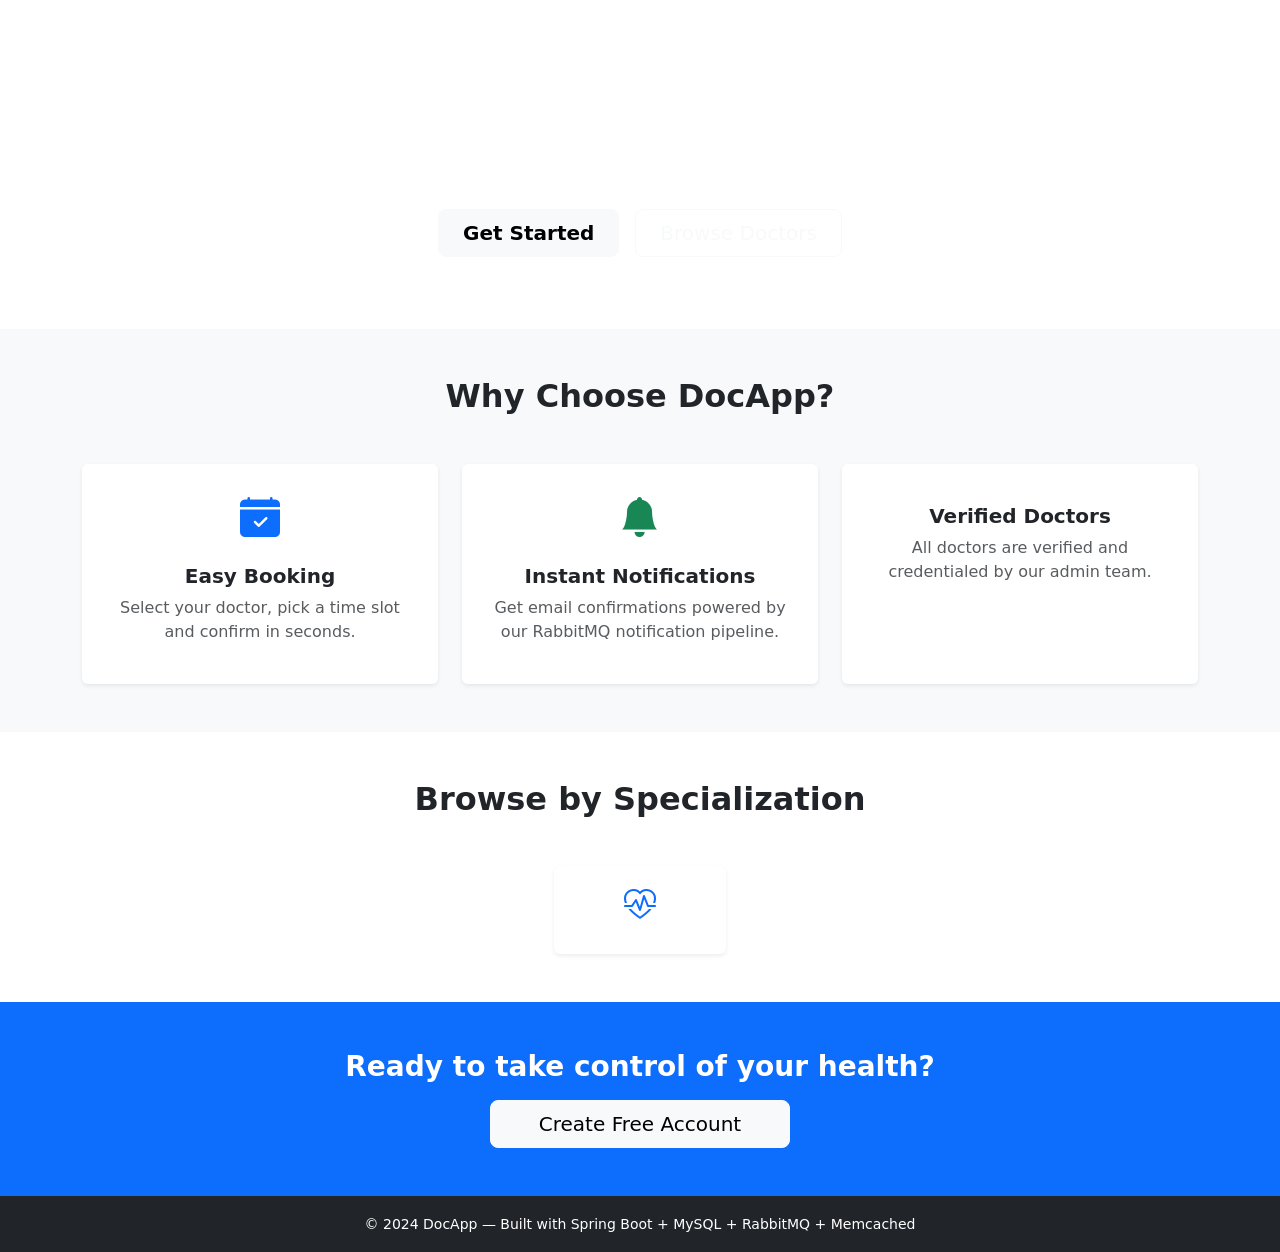
<file: src/main/resources/templates/index.html>
<!DOCTYPE html>
<html lang="en" xmlns:th="http://www.thymeleaf.org">
<head>
  <meta charset="UTF-8"/><meta name="viewport" content="width=device-width, initial-scale=1"/>
  <title>DocApp — Book Doctor Appointments Online</title>
  <link href="https://cdn.jsdelivr.net/npm/bootstrap@5.3.3/dist/css/bootstrap.min.css" rel="stylesheet"/>
  <link href="https://cdn.jsdelivr.net/npm/bootstrap-icons@1.11.3/font/bootstrap-icons.css" rel="stylesheet"/>
  <link th:href="@{/css/style.css}" rel="stylesheet"/>
</head>
<body>
<div th:replace="~{layout :: navbar}"></div>

<!-- Hero -->
<section class="hero-section text-white text-center py-5">
  <div class="container py-4">
    <h1 class="display-4 fw-bold mb-3">Your Health, Our Priority</h1>
    <p class="lead mb-4">Book appointments with top doctors in minutes. Fast, easy, reliable.</p>
    <div class="d-flex justify-content-center gap-3">
      <a th:href="@{/register}" class="btn btn-light btn-lg px-4 fw-semibold">Get Started</a>
      <a th:href="@{/patient/doctors}" class="btn btn-outline-light btn-lg px-4">Browse Doctors</a>
    </div>
  </div>
</section>

<!-- Features -->
<section class="py-5 bg-light">
  <div class="container">
    <h2 class="text-center fw-bold mb-5">Why Choose DocApp?</h2>
    <div class="row g-4 text-center">
      <div class="col-md-4">
        <div class="card border-0 shadow-sm h-100 p-4">
          <i class="bi bi-calendar-check-fill text-primary fs-1 mb-3"></i>
          <h5 class="fw-bold">Easy Booking</h5>
          <p class="text-muted">Select your doctor, pick a time slot and confirm in seconds.</p>
        </div>
      </div>
      <div class="col-md-4">
        <div class="card border-0 shadow-sm h-100 p-4">
          <i class="bi bi-bell-fill text-success fs-1 mb-3"></i>
          <h5 class="fw-bold">Instant Notifications</h5>
          <p class="text-muted">Get email confirmations powered by our RabbitMQ notification pipeline.</p>
        </div>
      </div>
      <div class="col-md-4">
        <div class="card border-0 shadow-sm h-100 p-4">
          <i class="bi bi-shield-check-fill text-info fs-1 mb-3"></i>
          <h5 class="fw-bold">Verified Doctors</h5>
          <p class="text-muted">All doctors are verified and credentialed by our admin team.</p>
        </div>
      </div>
    </div>
  </div>
</section>

<!-- Specializations -->
<section class="py-5">
  <div class="container">
    <h2 class="text-center fw-bold mb-5">Browse by Specialization</h2>
    <div class="row g-3 justify-content-center">
      <div th:each="spec : ${ {'Cardiology','Neurology','Pediatrics','Orthopedics','Dermatology','General'} }"
           class="col-6 col-md-4 col-lg-2">
        <a th:href="@{/patient/doctors(specialization=${spec})}"
           class="card text-center text-decoration-none border-0 shadow-sm p-3 spec-card">
          <i class="bi bi-heart-pulse fs-2 text-primary mb-2"></i>
          <small class="fw-semibold" th:text="${spec}"></small>
        </a>
      </div>
    </div>
  </div>
</section>

<!-- CTA -->
<section class="py-5 bg-primary text-white text-center">
  <div class="container">
    <h3 class="fw-bold mb-3">Ready to take control of your health?</h3>
    <a th:href="@{/register}" class="btn btn-light btn-lg px-5">Create Free Account</a>
  </div>
</section>

<footer class="bg-dark text-white text-center py-3">
  <small>&copy; 2024 DocApp &mdash; Built with Spring Boot + MySQL + RabbitMQ + Memcached</small>
</footer>
<script src="https://cdn.jsdelivr.net/npm/bootstrap@5.3.3/dist/js/bootstrap.bundle.min.js"></script>
</body>
</html>
</file>
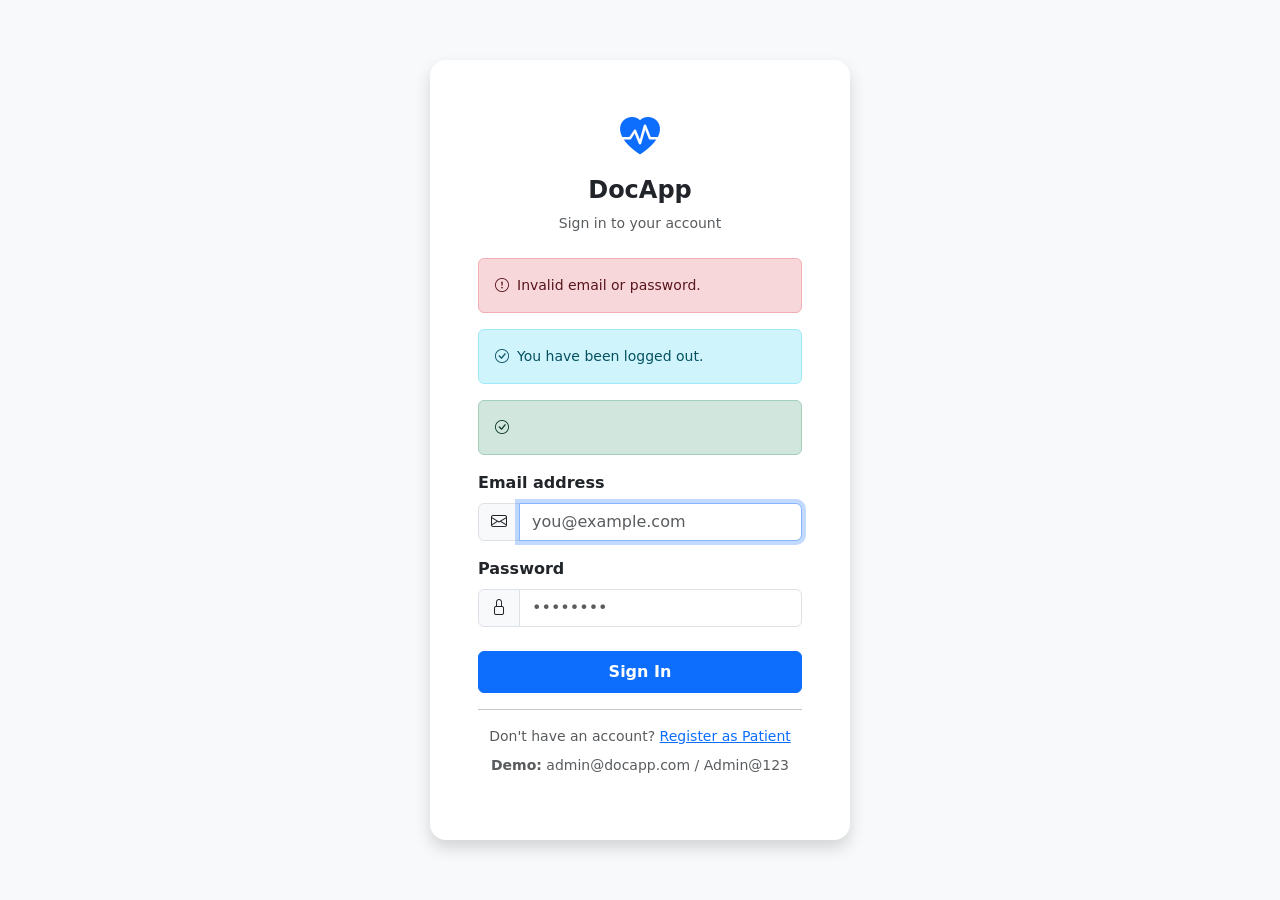
<file: src/main/resources/templates/login.html>
<!DOCTYPE html>
<html lang="en" xmlns:th="http://www.thymeleaf.org">
<head>
  <meta charset="UTF-8"/><meta name="viewport" content="width=device-width, initial-scale=1"/>
  <title>Login — DocApp</title>
  <link href="https://cdn.jsdelivr.net/npm/bootstrap@5.3.3/dist/css/bootstrap.min.css" rel="stylesheet"/>
  <link href="https://cdn.jsdelivr.net/npm/bootstrap-icons@1.11.3/font/bootstrap-icons.css" rel="stylesheet"/>
  <link th:href="@{/css/style.css}" rel="stylesheet"/>
</head>
<body class="bg-light">
<div class="min-vh-100 d-flex align-items-center justify-content-center">
  <div class="card shadow border-0 rounded-4" style="width:420px">
    <div class="card-body p-5">
      <div class="text-center mb-4">
        <i class="bi bi-heart-pulse-fill text-primary fs-1"></i>
        <h4 class="fw-bold mt-2">DocApp</h4>
        <p class="text-muted small">Sign in to your account</p>
      </div>

      <div th:if="${param.error}" class="alert alert-danger small">
        <i class="bi bi-exclamation-circle me-2"></i>Invalid email or password.
      </div>
      <div th:if="${param.logout}" class="alert alert-info small">
        <i class="bi bi-check-circle me-2"></i>You have been logged out.
      </div>
      <div th:if="${success}" class="alert alert-success small">
        <i class="bi bi-check-circle me-2"></i><span th:text="${success}"></span>
      </div>

      <form th:action="@{/login}" method="post">
        <div class="mb-3">
          <label class="form-label fw-semibold">Email address</label>
          <div class="input-group">
            <span class="input-group-text"><i class="bi bi-envelope"></i></span>
            <input type="email" name="username" class="form-control" placeholder="you@example.com" required autofocus/>
          </div>
        </div>
        <div class="mb-4">
          <label class="form-label fw-semibold">Password</label>
          <div class="input-group">
            <span class="input-group-text"><i class="bi bi-lock"></i></span>
            <input type="password" name="password" class="form-control" placeholder="••••••••" required/>
          </div>
        </div>
        <button type="submit" class="btn btn-primary w-100 py-2 fw-semibold">Sign In</button>
      </form>
      <hr/>
      <p class="text-center text-muted small mb-0">
        Don't have an account? <a th:href="@{/register}" class="text-primary">Register as Patient</a>
      </p>
      <p class="text-center text-muted small mt-2">
        <strong>Demo:</strong> admin@docapp.com / Admin@123
      </p>
    </div>
  </div>
</div>
<script src="https://cdn.jsdelivr.net/npm/bootstrap@5.3.3/dist/js/bootstrap.bundle.min.js"></script>
</body>
</html>
</file>
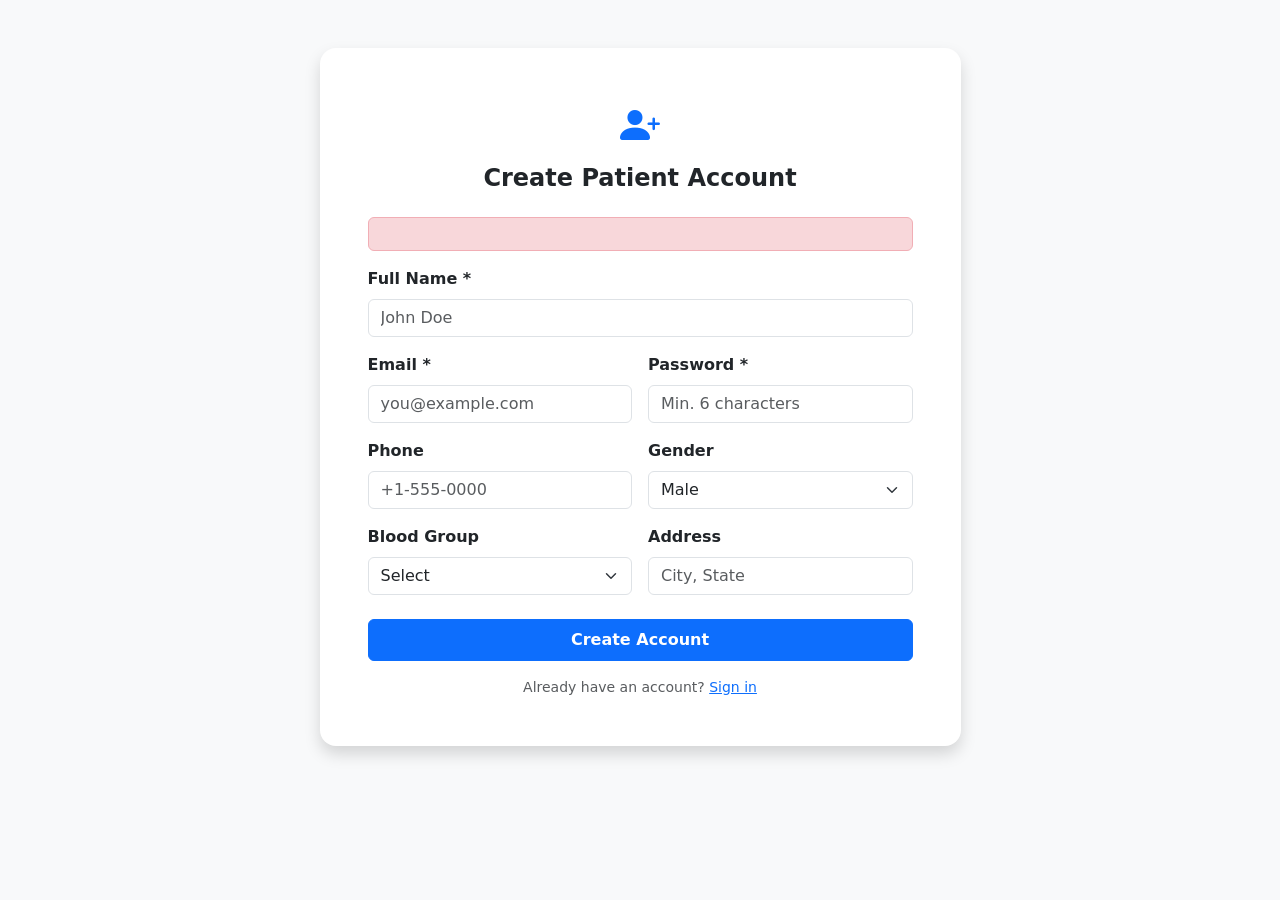
<file: src/main/resources/templates/register.html>
<!DOCTYPE html>
<html lang="en" xmlns:th="http://www.thymeleaf.org">
<head>
  <meta charset="UTF-8"/><meta name="viewport" content="width=device-width, initial-scale=1"/>
  <title>Register — DocApp</title>
  <link href="https://cdn.jsdelivr.net/npm/bootstrap@5.3.3/dist/css/bootstrap.min.css" rel="stylesheet"/>
  <link href="https://cdn.jsdelivr.net/npm/bootstrap-icons@1.11.3/font/bootstrap-icons.css" rel="stylesheet"/>
  <link th:href="@{/css/style.css}" rel="stylesheet"/>
</head>
<body class="bg-light py-5">
<div class="container">
  <div class="row justify-content-center">
    <div class="col-md-7">
      <div class="card shadow border-0 rounded-4">
        <div class="card-body p-5">
          <div class="text-center mb-4">
            <i class="bi bi-person-plus-fill text-primary fs-1"></i>
            <h4 class="fw-bold mt-2">Create Patient Account</h4>
          </div>

          <div th:if="${error}" class="alert alert-danger small" th:text="${error}"></div>

          <form th:action="@{/register}" method="post">
            <div class="row g-3">
              <div class="col-12">
                <label class="form-label fw-semibold">Full Name *</label>
                <input type="text" name="name" class="form-control" placeholder="John Doe" required/>
              </div>
              <div class="col-md-6">
                <label class="form-label fw-semibold">Email *</label>
                <input type="email" name="email" class="form-control" placeholder="you@example.com" required/>
              </div>
              <div class="col-md-6">
                <label class="form-label fw-semibold">Password *</label>
                <input type="password" name="password" class="form-control" placeholder="Min. 6 characters" required minlength="6"/>
              </div>
              <div class="col-md-6">
                <label class="form-label fw-semibold">Phone</label>
                <input type="tel" name="phone" class="form-control" placeholder="+1-555-0000"/>
              </div>
              <div class="col-md-6">
                <label class="form-label fw-semibold">Gender</label>
                <select name="gender" class="form-select">
                  <option value="Male">Male</option>
                  <option value="Female">Female</option>
                  <option value="Other">Other</option>
                </select>
              </div>
              <div class="col-md-6">
                <label class="form-label fw-semibold">Blood Group</label>
                <select name="bloodGroup" class="form-select">
                  <option value="">Select</option>
                  <option>A+</option><option>A-</option>
                  <option>B+</option><option>B-</option>
                  <option>AB+</option><option>AB-</option>
                  <option>O+</option><option>O-</option>
                </select>
              </div>
              <div class="col-md-6">
                <label class="form-label fw-semibold">Address</label>
                <input type="text" name="address" class="form-control" placeholder="City, State"/>
              </div>
            </div>
            <div class="d-grid mt-4">
              <button type="submit" class="btn btn-primary py-2 fw-semibold">Create Account</button>
            </div>
          </form>
          <p class="text-center text-muted small mt-3 mb-0">
            Already have an account? <a th:href="@{/login}" class="text-primary">Sign in</a>
          </p>
        </div>
      </div>
    </div>
  </div>
</div>
<script src="https://cdn.jsdelivr.net/npm/bootstrap@5.3.3/dist/js/bootstrap.bundle.min.js"></script>
</body>
</html>
</file>
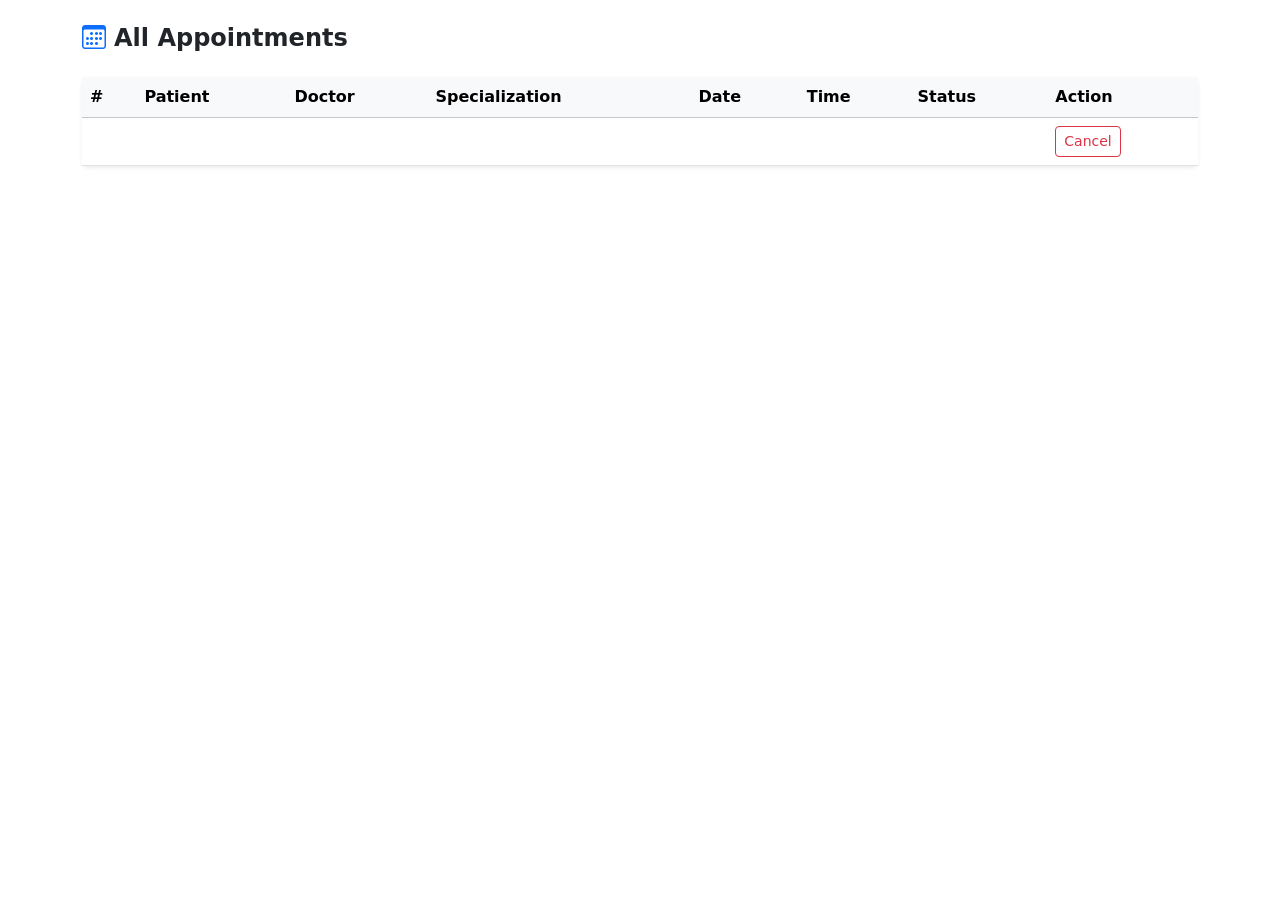
<file: src/main/resources/templates/admin/appointments.html>
<!DOCTYPE html>
<html lang="en" xmlns:th="http://www.thymeleaf.org">
<head>
  <meta charset="UTF-8"/><meta name="viewport" content="width=device-width, initial-scale=1"/>
  <title>All Appointments — DocApp</title>
  <link href="https://cdn.jsdelivr.net/npm/bootstrap@5.3.3/dist/css/bootstrap.min.css" rel="stylesheet"/>
  <link href="https://cdn.jsdelivr.net/npm/bootstrap-icons@1.11.3/font/bootstrap-icons.css" rel="stylesheet"/>
  <link th:href="@{/css/style.css}" rel="stylesheet"/>
</head>
<body>
<div th:replace="~{layout :: navbar}"></div>
<div th:replace="~{layout :: alerts}"></div>

<div class="container py-4">
  <h4 class="fw-bold mb-4"><i class="bi bi-calendar3 me-2 text-primary"></i>All Appointments</h4>

  <div class="card border-0 shadow-sm">
    <div class="card-body p-0">
      <div class="table-responsive">
        <table class="table table-hover mb-0 align-middle">
          <thead class="table-light"><tr>
            <th>#</th><th>Patient</th><th>Doctor</th><th>Specialization</th><th>Date</th><th>Time</th><th>Status</th><th>Action</th>
          </tr></thead>
          <tbody>
          <tr th:each="a, i : ${appointments}">
            <td class="text-muted small" th:text="${i.count}"></td>
            <td>
              <div th:text="${a.patient.user.name}"></div>
              <small class="text-muted" th:text="${a.patient.user.email}"></small>
            </td>
            <td th:text="'Dr. ' + ${a.doctor.user.name}"></td>
            <td th:text="${a.doctor.specialization}"></td>
            <td th:text="${a.appointmentDate}"></td>
            <td th:text="${a.timeSlot}"></td>
            <td>
              <span th:class="'badge ' + (${a.status.name() == 'CONFIRMED'} ? 'bg-success' : (${a.status.name() == 'PENDING'} ? 'bg-warning text-dark' : (${a.status.name() == 'COMPLETED'} ? 'bg-info' : (${a.status.name() == 'CANCELLED'} ? 'bg-secondary' : 'bg-danger'))))"
                    th:text="${a.status}"></span>
            </td>
            <td>
              <form th:if="${a.status.name() != 'CANCELLED' and a.status.name() != 'COMPLETED'}"
                    th:action="@{/admin/appointments/{id}/cancel(id=${a.id})}" method="post"
                    onsubmit="return confirm('Cancel this appointment?')">
                <button class="btn btn-outline-danger btn-sm">Cancel</button>
              </form>
            </td>
          </tr>
          </tbody>
        </table>
      </div>
    </div>
  </div>
</div>
<script src="https://cdn.jsdelivr.net/npm/bootstrap@5.3.3/dist/js/bootstrap.bundle.min.js"></script>
</body>
</html>
</file>
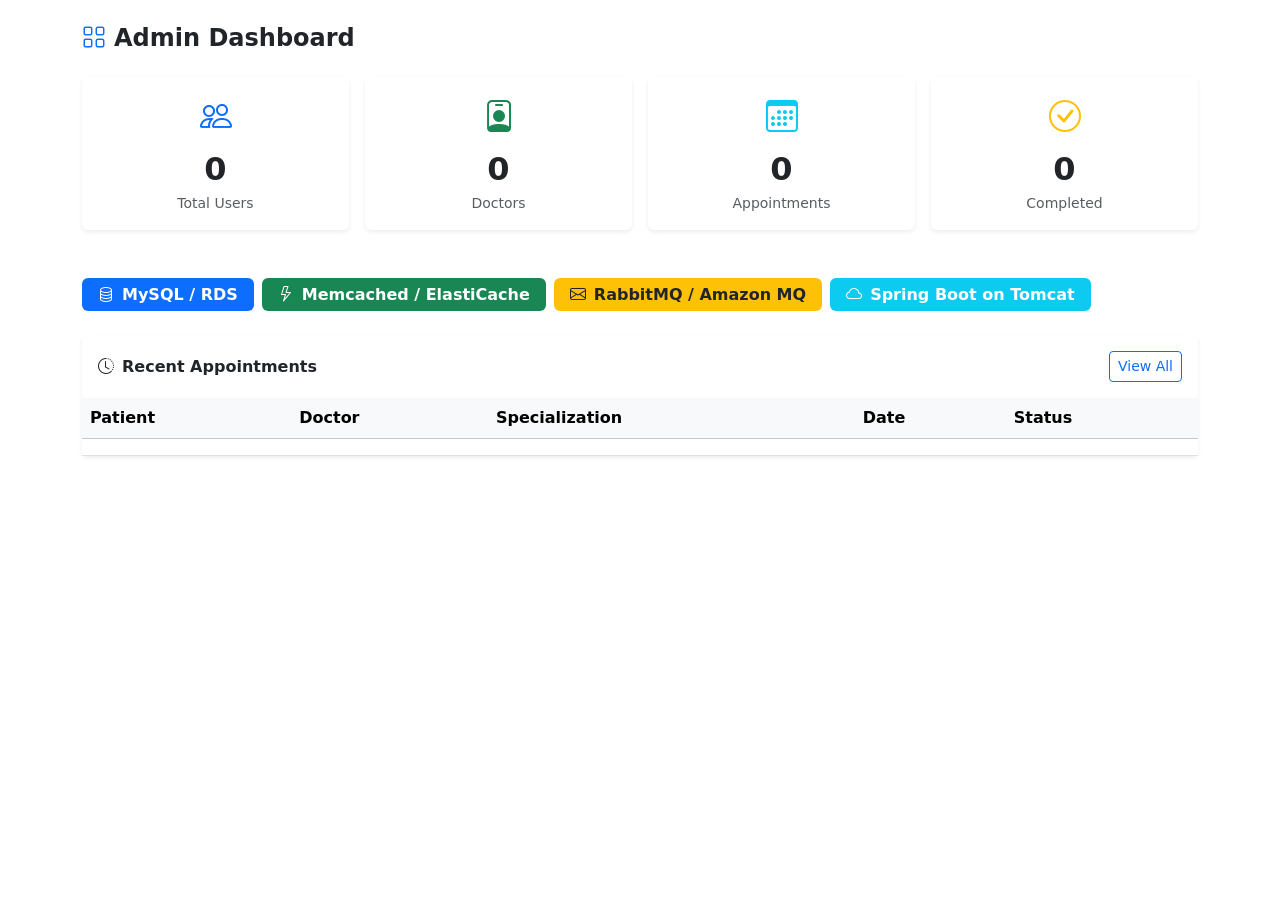
<file: src/main/resources/templates/admin/dashboard.html>
<!DOCTYPE html>
<html lang="en" xmlns:th="http://www.thymeleaf.org">
<head>
  <meta charset="UTF-8"/><meta name="viewport" content="width=device-width, initial-scale=1"/>
  <title>Admin Dashboard — DocApp</title>
  <link href="https://cdn.jsdelivr.net/npm/bootstrap@5.3.3/dist/css/bootstrap.min.css" rel="stylesheet"/>
  <link href="https://cdn.jsdelivr.net/npm/bootstrap-icons@1.11.3/font/bootstrap-icons.css" rel="stylesheet"/>
  <link th:href="@{/css/style.css}" rel="stylesheet"/>
</head>
<body>
<div th:replace="~{layout :: navbar}"></div>
<div th:replace="~{layout :: alerts}"></div>

<div class="container py-4">
  <h4 class="fw-bold mb-4"><i class="bi bi-grid me-2 text-primary"></i>Admin Dashboard</h4>

  <!-- Stats -->
  <div class="row g-3 mb-5">
    <div class="col-6 col-md-3">
      <div class="card border-0 shadow-sm text-center p-3 stat-card">
        <i class="bi bi-people fs-2 text-primary mb-1"></i>
        <div class="fs-2 fw-bold" th:text="${totalUsers}">0</div>
        <small class="text-muted">Total Users</small>
      </div>
    </div>
    <div class="col-6 col-md-3">
      <div class="card border-0 shadow-sm text-center p-3 stat-card">
        <i class="bi bi-person-badge fs-2 text-success mb-1"></i>
        <div class="fs-2 fw-bold" th:text="${totalDoctors}">0</div>
        <small class="text-muted">Doctors</small>
      </div>
    </div>
    <div class="col-6 col-md-3">
      <div class="card border-0 shadow-sm text-center p-3 stat-card">
        <i class="bi bi-calendar3 fs-2 text-info mb-1"></i>
        <div class="fs-2 fw-bold" th:text="${totalAppointments}">0</div>
        <small class="text-muted">Appointments</small>
      </div>
    </div>
    <div class="col-6 col-md-3">
      <div class="card border-0 shadow-sm text-center p-3 stat-card">
        <i class="bi bi-check-circle fs-2 text-warning mb-1"></i>
        <div class="fs-2 fw-bold" th:text="${completed}">0</div>
        <small class="text-muted">Completed</small>
      </div>
    </div>
  </div>

  <!-- Infrastructure badges -->
  <div class="d-flex flex-wrap gap-2 mb-4">
    <span class="badge bg-primary fs-6 px-3 py-2"><i class="bi bi-database me-2"></i>MySQL / RDS</span>
    <span class="badge bg-success fs-6 px-3 py-2"><i class="bi bi-lightning me-2"></i>Memcached / ElastiCache</span>
    <span class="badge bg-warning text-dark fs-6 px-3 py-2"><i class="bi bi-envelope me-2"></i>RabbitMQ / Amazon MQ</span>
    <span class="badge bg-info fs-6 px-3 py-2"><i class="bi bi-cloud me-2"></i>Spring Boot on Tomcat</span>
  </div>

  <!-- Recent appointments -->
  <div class="card border-0 shadow-sm">
    <div class="card-header bg-white border-0 d-flex justify-content-between align-items-center py-3">
      <h6 class="fw-bold mb-0"><i class="bi bi-clock-history me-2"></i>Recent Appointments</h6>
      <a th:href="@{/admin/appointments}" class="btn btn-sm btn-outline-primary">View All</a>
    </div>
    <div class="card-body p-0">
      <div class="table-responsive">
        <table class="table table-hover mb-0">
          <thead class="table-light"><tr>
            <th>Patient</th><th>Doctor</th><th>Specialization</th><th>Date</th><th>Status</th>
          </tr></thead>
          <tbody>
          <tr th:each="a : ${recentAppointments}">
            <td th:text="${a.patient.user.name}"></td>
            <td th:text="'Dr. ' + ${a.doctor.user.name}"></td>
            <td th:text="${a.doctor.specialization}"></td>
            <td th:text="${a.appointmentDate}"></td>
            <td><span th:class="'badge ' + (${a.status.name() == 'CONFIRMED'} ? 'bg-success' : (${a.status.name() == 'PENDING'} ? 'bg-warning text-dark' : (${a.status.name() == 'COMPLETED'} ? 'bg-info' : 'bg-secondary')))"
                      th:text="${a.status}"></span></td>
          </tr>
          </tbody>
        </table>
      </div>
    </div>
  </div>
</div>
<script src="https://cdn.jsdelivr.net/npm/bootstrap@5.3.3/dist/js/bootstrap.bundle.min.js"></script>
</body>
</html>
</file>
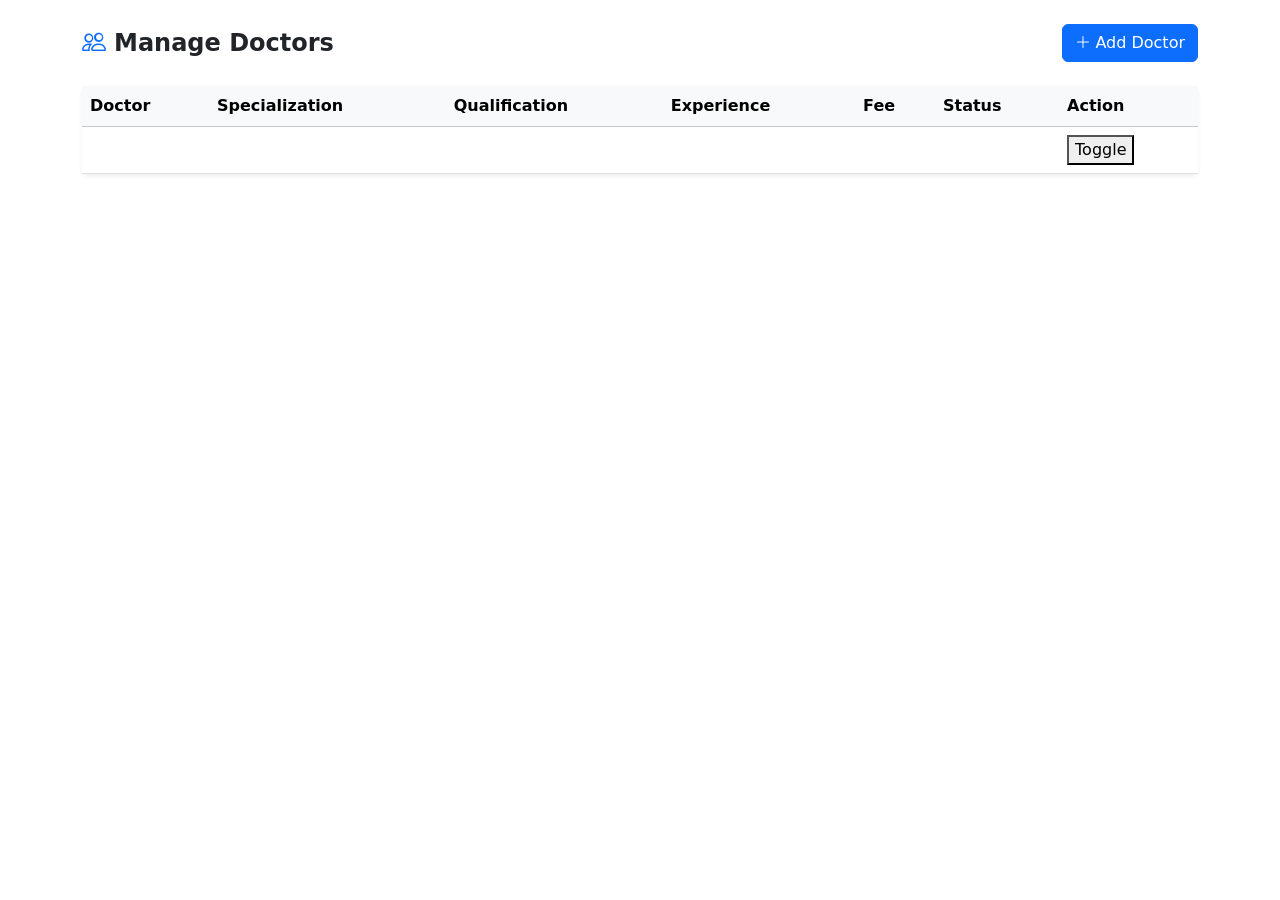
<file: src/main/resources/templates/admin/doctors.html>
<!DOCTYPE html>
<html lang="en" xmlns:th="http://www.thymeleaf.org">
<head>
  <meta charset="UTF-8"/><meta name="viewport" content="width=device-width, initial-scale=1"/>
  <title>Manage Doctors — DocApp</title>
  <link href="https://cdn.jsdelivr.net/npm/bootstrap@5.3.3/dist/css/bootstrap.min.css" rel="stylesheet"/>
  <link href="https://cdn.jsdelivr.net/npm/bootstrap-icons@1.11.3/font/bootstrap-icons.css" rel="stylesheet"/>
  <link th:href="@{/css/style.css}" rel="stylesheet"/>
</head>
<body>
<div th:replace="~{layout :: navbar}"></div>
<div th:replace="~{layout :: alerts}"></div>

<div class="container py-4">
  <div class="d-flex justify-content-between align-items-center mb-4">
    <h4 class="fw-bold mb-0"><i class="bi bi-people me-2 text-primary"></i>Manage Doctors</h4>
    <button class="btn btn-primary" data-bs-toggle="modal" data-bs-target="#addDoctorModal">
      <i class="bi bi-plus-lg me-1"></i>Add Doctor
    </button>
  </div>

  <div class="card border-0 shadow-sm">
    <div class="card-body p-0">
      <div class="table-responsive">
        <table class="table table-hover mb-0 align-middle">
          <thead class="table-light"><tr>
            <th>Doctor</th><th>Specialization</th><th>Qualification</th><th>Experience</th><th>Fee</th><th>Status</th><th>Action</th>
          </tr></thead>
          <tbody>
          <tr th:each="doc : ${doctors}">
            <td>
              <div class="fw-semibold" th:text="'Dr. ' + ${doc.user.name}"></div>
              <small class="text-muted" th:text="${doc.user.email}"></small>
            </td>
            <td th:text="${doc.specialization}"></td>
            <td class="small" th:text="${doc.qualification}"></td>
            <td th:text="${doc.experience} + ' yrs'"></td>
            <td th:text="'$' + ${doc.consultationFee}"></td>
            <td>
              <span th:class="${doc.available} ? 'badge bg-success' : 'badge bg-secondary'"
                    th:text="${doc.available} ? 'Active' : 'Inactive'"></span>
            </td>
            <td>
              <form th:action="@{/admin/doctors/{id}/toggle(id=${doc.id})}" method="post">
                <button type="submit"
                        th:class="${doc.available} ? 'btn btn-sm btn-outline-danger' : 'btn btn-sm btn-outline-success'"
                        th:text="${doc.available} ? 'Deactivate' : 'Activate'">Toggle</button>
              </form>
            </td>
          </tr>
          </tbody>
        </table>
      </div>
    </div>
  </div>
</div>

<!-- Add Doctor Modal -->
<div class="modal fade" id="addDoctorModal" tabindex="-1">
  <div class="modal-dialog modal-lg">
    <div class="modal-content">
      <div class="modal-header">
        <h5 class="modal-title fw-bold">Add New Doctor</h5>
        <button type="button" class="btn-close" data-bs-dismiss="modal"></button>
      </div>
      <form th:action="@{/admin/doctors/add}" method="post">
        <div class="modal-body">
          <div class="row g-3">
            <div class="col-md-6"><label class="form-label">Full Name</label>
              <input type="text" name="name" class="form-control" required/></div>
            <div class="col-md-6"><label class="form-label">Email</label>
              <input type="email" name="email" class="form-control" required/></div>
            <div class="col-md-6"><label class="form-label">Password</label>
              <input type="password" name="password" class="form-control" required minlength="6"/></div>
            <div class="col-md-6"><label class="form-label">Specialization</label>
              <input type="text" name="specialization" class="form-control" required/></div>
            <div class="col-md-6"><label class="form-label">Qualification</label>
              <input type="text" name="qualification" class="form-control" required/></div>
            <div class="col-md-3"><label class="form-label">Experience (yrs)</label>
              <input type="number" name="experience" class="form-control" min="0" required/></div>
            <div class="col-md-3"><label class="form-label">Consultation Fee ($)</label>
              <input type="number" name="fee" class="form-control" min="0" step="0.01" required/></div>
            <div class="col-md-6"><label class="form-label">Phone</label>
              <input type="tel" name="phone" class="form-control"/></div>
            <div class="col-12"><label class="form-label">Bio</label>
              <textarea name="bio" class="form-control" rows="3"></textarea></div>
          </div>
        </div>
        <div class="modal-footer">
          <button type="button" class="btn btn-secondary" data-bs-dismiss="modal">Cancel</button>
          <button type="submit" class="btn btn-primary">Add Doctor</button>
        </div>
      </form>
    </div>
  </div>
</div>
<script src="https://cdn.jsdelivr.net/npm/bootstrap@5.3.3/dist/js/bootstrap.bundle.min.js"></script>
</body>
</html>
</file>
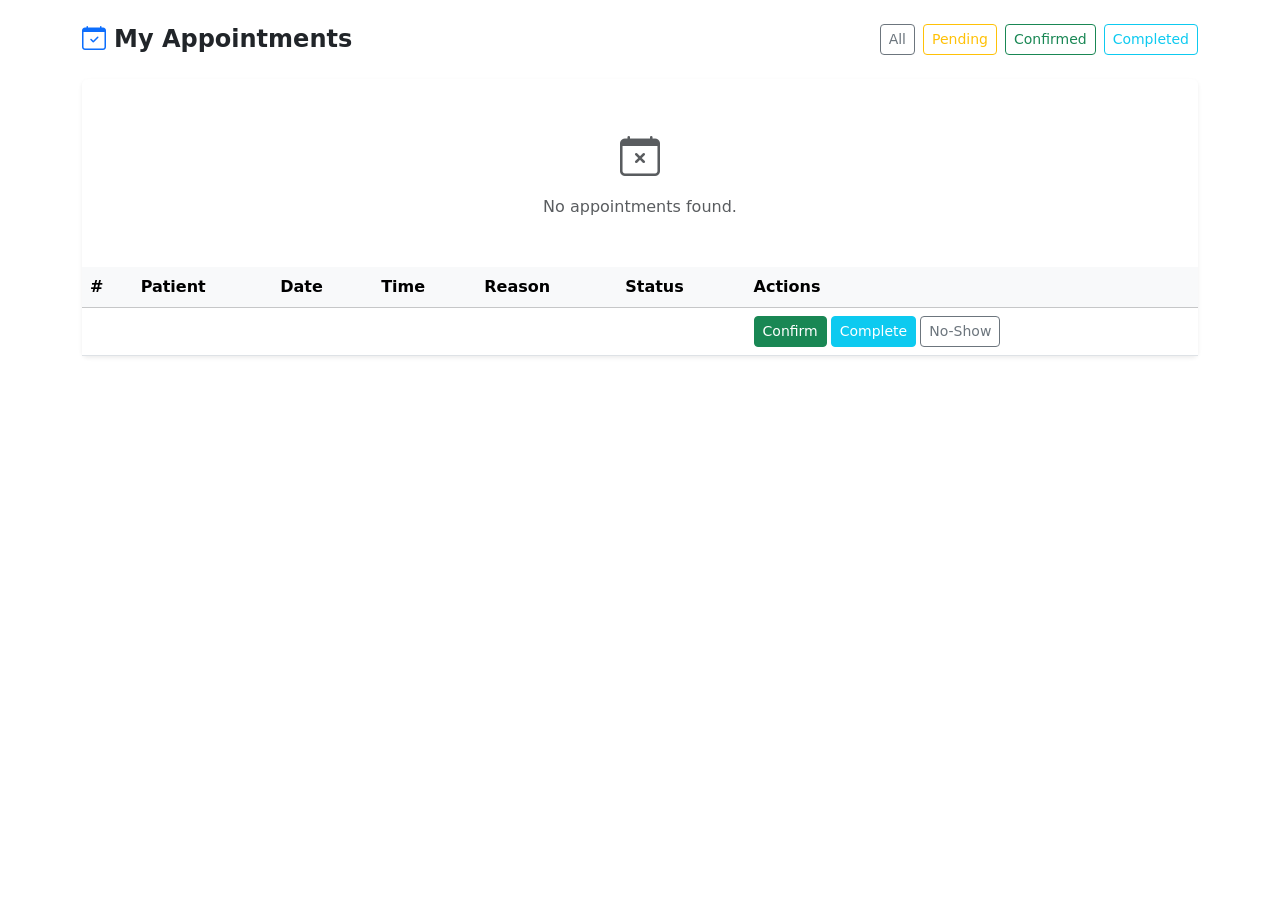
<file: src/main/resources/templates/doctor/appointments.html>
<!DOCTYPE html>
<html lang="en" xmlns:th="http://www.thymeleaf.org">
<head>
  <meta charset="UTF-8"/><meta name="viewport" content="width=device-width, initial-scale=1"/>
  <title>Appointments — DocApp</title>
  <link href="https://cdn.jsdelivr.net/npm/bootstrap@5.3.3/dist/css/bootstrap.min.css" rel="stylesheet"/>
  <link href="https://cdn.jsdelivr.net/npm/bootstrap-icons@1.11.3/font/bootstrap-icons.css" rel="stylesheet"/>
  <link th:href="@{/css/style.css}" rel="stylesheet"/>
</head>
<body>
<div th:replace="~{layout :: navbar}"></div>
<div th:replace="~{layout :: alerts}"></div>

<div class="container py-4">
  <div class="d-flex justify-content-between align-items-center mb-4">
    <h4 class="fw-bold mb-0"><i class="bi bi-calendar-check me-2 text-primary"></i>My Appointments</h4>
    <div class="d-flex gap-2">
      <a th:href="@{/doctor/appointments}" class="btn btn-sm btn-outline-secondary">All</a>
      <a th:href="@{/doctor/appointments(status=PENDING)}" class="btn btn-sm btn-outline-warning">Pending</a>
      <a th:href="@{/doctor/appointments(status=CONFIRMED)}" class="btn btn-sm btn-outline-success">Confirmed</a>
      <a th:href="@{/doctor/appointments(status=COMPLETED)}" class="btn btn-sm btn-outline-info">Completed</a>
    </div>
  </div>

  <div class="card border-0 shadow-sm">
    <div class="card-body p-0">
      <div th:if="${#lists.isEmpty(appointments)}" class="text-center py-5 text-muted">
        <i class="bi bi-calendar-x fs-1 d-block mb-2"></i>No appointments found.
      </div>
      <div th:unless="${#lists.isEmpty(appointments)}" class="table-responsive">
        <table class="table table-hover mb-0 align-middle">
          <thead class="table-light"><tr>
            <th>#</th><th>Patient</th><th>Date</th><th>Time</th><th>Reason</th><th>Status</th><th>Actions</th>
          </tr></thead>
          <tbody>
          <tr th:each="a, i : ${appointments}">
            <td class="text-muted small" th:text="${i.count}"></td>
            <td>
              <div class="fw-semibold" th:text="${a.patient.user.name}"></div>
              <small class="text-muted" th:text="${a.patient.user.email}"></small>
            </td>
            <td th:text="${a.appointmentDate}"></td>
            <td th:text="${a.timeSlot}"></td>
            <td class="small" th:text="${a.reason != null ? #strings.abbreviate(a.reason,40) : '-'}"></td>
            <td>
              <span th:class="'badge ' + (${a.status.name() == 'CONFIRMED'} ? 'bg-success' : (${a.status.name() == 'PENDING'} ? 'bg-warning text-dark' : (${a.status.name() == 'COMPLETED'} ? 'bg-info' : (${a.status.name() == 'CANCELLED'} ? 'bg-secondary' : 'bg-danger'))))"
                    th:text="${a.status}"></span>
            </td>
            <td>
              <div class="d-flex gap-1 flex-wrap">
                <form th:if="${a.status.name() == 'PENDING'}"
                      th:action="@{/doctor/appointments/{id}/confirm(id=${a.id})}" method="post">
                  <button class="btn btn-success btn-sm">Confirm</button>
                </form>
                <button th:if="${a.status.name() == 'CONFIRMED'}"
                        class="btn btn-info btn-sm text-white"
                        data-bs-toggle="modal" th:data-bs-target="${'#completeModal-' + a.id}">Complete</button>
                <form th:if="${a.status.name() == 'PENDING' or a.status.name() == 'CONFIRMED'}"
                      th:action="@{/doctor/appointments/{id}/noshow(id=${a.id})}" method="post">
                  <button class="btn btn-outline-secondary btn-sm">No-Show</button>
                </form>
              </div>
              <!-- Complete Modal -->
              <div class="modal fade" th:id="${'completeModal-' + a.id}" tabindex="-1">
                <div class="modal-dialog">
                  <div class="modal-content">
                    <div class="modal-header">
                      <h6 class="modal-title fw-bold">Complete Appointment</h6>
                      <button type="button" class="btn-close" data-bs-dismiss="modal"></button>
                    </div>
                    <form th:action="@{/doctor/appointments/{id}/complete(id=${a.id})}" method="post">
                      <div class="modal-body">
                        <label class="form-label">Doctor's Notes (optional)</label>
                        <textarea name="notes" class="form-control" rows="3" placeholder="Prescription, follow-up instructions..."></textarea>
                      </div>
                      <div class="modal-footer">
                        <button type="button" class="btn btn-secondary btn-sm" data-bs-dismiss="modal">Cancel</button>
                        <button type="submit" class="btn btn-info btn-sm text-white">Mark Complete</button>
                      </div>
                    </form>
                  </div>
                </div>
              </div>
            </td>
          </tr>
          </tbody>
        </table>
      </div>
    </div>
  </div>
</div>
<script src="https://cdn.jsdelivr.net/npm/bootstrap@5.3.3/dist/js/bootstrap.bundle.min.js"></script>
</body>
</html>
</file>
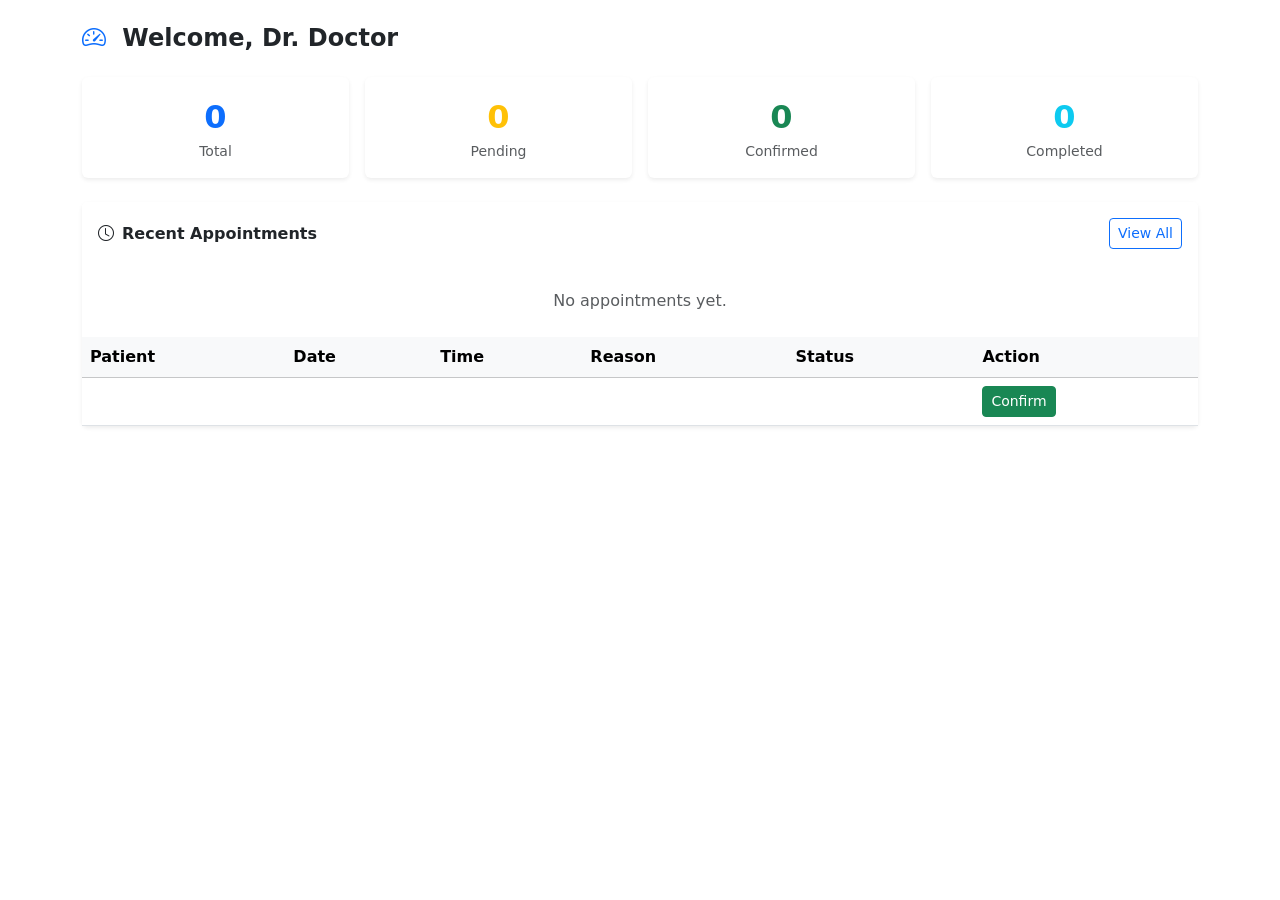
<file: src/main/resources/templates/doctor/dashboard.html>
<!DOCTYPE html>
<html lang="en" xmlns:th="http://www.thymeleaf.org" xmlns:sec="http://www.thymeleaf.org/extras/spring-security">
<head>
  <meta charset="UTF-8"/><meta name="viewport" content="width=device-width, initial-scale=1"/>
  <title>Doctor Dashboard — DocApp</title>
  <link href="https://cdn.jsdelivr.net/npm/bootstrap@5.3.3/dist/css/bootstrap.min.css" rel="stylesheet"/>
  <link href="https://cdn.jsdelivr.net/npm/bootstrap-icons@1.11.3/font/bootstrap-icons.css" rel="stylesheet"/>
  <link th:href="@{/css/style.css}" rel="stylesheet"/>
</head>
<body>
<div th:replace="~{layout :: navbar}"></div>
<div th:replace="~{layout :: alerts}"></div>

<div class="container py-4">
  <h4 class="fw-bold mb-1">
    <i class="bi bi-speedometer2 me-2 text-primary"></i>
    Welcome, Dr. <span sec:authentication="principal.name">Doctor</span>
  </h4>
  <p class="text-muted mb-4" th:text="${doctor.specialization}"></p>

  <!-- Stats -->
  <div class="row g-3 mb-4">
    <div class="col-6 col-md-3">
      <div class="card border-0 shadow-sm text-center p-3">
        <div class="fs-2 fw-bold text-primary" th:text="${total}">0</div>
        <small class="text-muted">Total</small>
      </div>
    </div>
    <div class="col-6 col-md-3">
      <div class="card border-0 shadow-sm text-center p-3">
        <div class="fs-2 fw-bold text-warning" th:text="${pending}">0</div>
        <small class="text-muted">Pending</small>
      </div>
    </div>
    <div class="col-6 col-md-3">
      <div class="card border-0 shadow-sm text-center p-3">
        <div class="fs-2 fw-bold text-success" th:text="${confirmed}">0</div>
        <small class="text-muted">Confirmed</small>
      </div>
    </div>
    <div class="col-6 col-md-3">
      <div class="card border-0 shadow-sm text-center p-3">
        <div class="fs-2 fw-bold text-info" th:text="${completed}">0</div>
        <small class="text-muted">Completed</small>
      </div>
    </div>
  </div>

  <!-- Today's appointments -->
  <div class="card border-0 shadow-sm">
    <div class="card-header bg-white border-0 d-flex justify-content-between align-items-center py-3">
      <h6 class="fw-bold mb-0"><i class="bi bi-clock me-2"></i>Recent Appointments</h6>
      <a th:href="@{/doctor/appointments}" class="btn btn-sm btn-outline-primary">View All</a>
    </div>
    <div class="card-body p-0">
      <div th:if="${#lists.isEmpty(appointments)}" class="text-center py-4 text-muted">
        No appointments yet.
      </div>
      <div th:unless="${#lists.isEmpty(appointments)}" class="table-responsive">
        <table class="table table-hover mb-0">
          <thead class="table-light"><tr>
            <th>Patient</th><th>Date</th><th>Time</th><th>Reason</th><th>Status</th><th>Action</th>
          </tr></thead>
          <tbody>
          <tr th:each="a : ${appointments}">
            <td th:text="${a.patient.user.name}"></td>
            <td th:text="${a.appointmentDate}"></td>
            <td th:text="${a.timeSlot}"></td>
            <td th:text="${a.reason != null ? #strings.abbreviate(a.reason,30) : '-'}"></td>
            <td><span th:class="'badge ' + (${a.status.name() == 'CONFIRMED'} ? 'bg-success' : (${a.status.name() == 'PENDING'} ? 'bg-warning text-dark' : 'bg-secondary'))"
                      th:text="${a.status}"></span></td>
            <td>
              <form th:if="${a.status.name() == 'PENDING'}"
                    th:action="@{/doctor/appointments/{id}/confirm(id=${a.id})}" method="post" class="d-inline">
                <button class="btn btn-success btn-sm">Confirm</button>
              </form>
            </td>
          </tr>
          </tbody>
        </table>
      </div>
    </div>
  </div>
</div>
<script src="https://cdn.jsdelivr.net/npm/bootstrap@5.3.3/dist/js/bootstrap.bundle.min.js"></script>
</body>
</html>
</file>
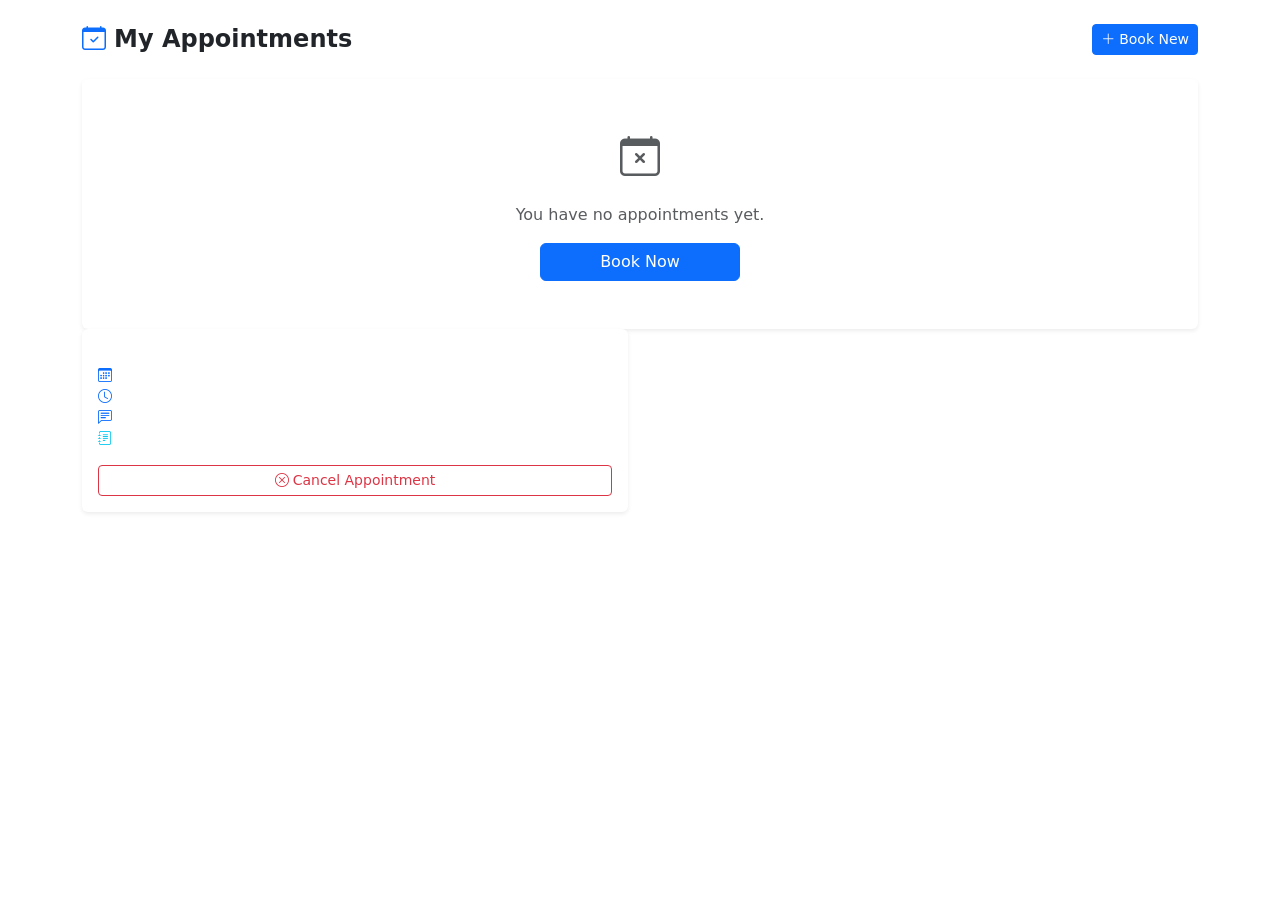
<file: src/main/resources/templates/patient/appointments.html>
<!DOCTYPE html>
<html lang="en" xmlns:th="http://www.thymeleaf.org">
<head>
  <meta charset="UTF-8"/><meta name="viewport" content="width=device-width, initial-scale=1"/>
  <title>My Appointments — DocApp</title>
  <link href="https://cdn.jsdelivr.net/npm/bootstrap@5.3.3/dist/css/bootstrap.min.css" rel="stylesheet"/>
  <link href="https://cdn.jsdelivr.net/npm/bootstrap-icons@1.11.3/font/bootstrap-icons.css" rel="stylesheet"/>
  <link th:href="@{/css/style.css}" rel="stylesheet"/>
</head>
<body>
<div th:replace="~{layout :: navbar}"></div>
<div th:replace="~{layout :: alerts}"></div>

<div class="container py-4">
  <div class="d-flex justify-content-between align-items-center mb-4">
    <h4 class="fw-bold mb-0"><i class="bi bi-calendar-check me-2 text-primary"></i>My Appointments</h4>
    <a th:href="@{/patient/doctors}" class="btn btn-primary btn-sm">
      <i class="bi bi-plus-lg me-1"></i>Book New
    </a>
  </div>

  <div th:if="${#lists.isEmpty(appointments)}" class="card border-0 shadow-sm text-center py-5">
    <i class="bi bi-calendar-x fs-1 text-muted d-block mb-3"></i>
    <p class="text-muted">You have no appointments yet.</p>
    <a th:href="@{/patient/doctors}" class="btn btn-primary mx-auto" style="width:200px">Book Now</a>
  </div>

  <div class="row g-4" th:unless="${#lists.isEmpty(appointments)}">
    <div class="col-md-6" th:each="a : ${appointments}">
      <div class="card border-0 shadow-sm h-100">
        <div class="card-body">
          <div class="d-flex justify-content-between align-items-start mb-3">
            <div>
              <h6 class="fw-bold mb-1" th:text="'Dr. ' + ${a.doctor.user.name}"></h6>
              <small class="text-muted" th:text="${a.doctor.specialization}"></small>
            </div>
            <span th:class="'badge fs-6 ' + (${a.status.name() == 'CONFIRMED'} ? 'bg-success' : (${a.status.name() == 'PENDING'} ? 'bg-warning text-dark' : (${a.status.name() == 'COMPLETED'} ? 'bg-info' : (${a.status.name() == 'CANCELLED'} ? 'bg-secondary' : 'bg-danger'))))"
                  th:text="${a.status}"></span>
          </div>
          <ul class="list-unstyled small text-muted mb-3">
            <li><i class="bi bi-calendar3 me-2 text-primary"></i><span th:text="${a.appointmentDate}"></span></li>
            <li><i class="bi bi-clock me-2 text-primary"></i><span th:text="${a.timeSlot}"></span></li>
            <li th:if="${a.reason != null and !a.reason.isBlank()}">
              <i class="bi bi-chat-left-text me-2 text-primary"></i><span th:text="${a.reason}"></span>
            </li>
            <li th:if="${a.notes != null and !a.notes.isBlank()}">
              <i class="bi bi-journal-text me-2 text-info"></i><em th:text="${a.notes}"></em>
            </li>
          </ul>
          <form th:if="${a.status.name() == 'PENDING' or a.status.name() == 'CONFIRMED'}"
                th:action="@{/patient/appointments/{id}/cancel(id=${a.id})}" method="post"
                onsubmit="return confirm('Cancel this appointment?')">
            <button type="submit" class="btn btn-outline-danger btn-sm w-100">
              <i class="bi bi-x-circle me-1"></i>Cancel Appointment
            </button>
          </form>
        </div>
      </div>
    </div>
  </div>
</div>
<script src="https://cdn.jsdelivr.net/npm/bootstrap@5.3.3/dist/js/bootstrap.bundle.min.js"></script>
</body>
</html>
</file>
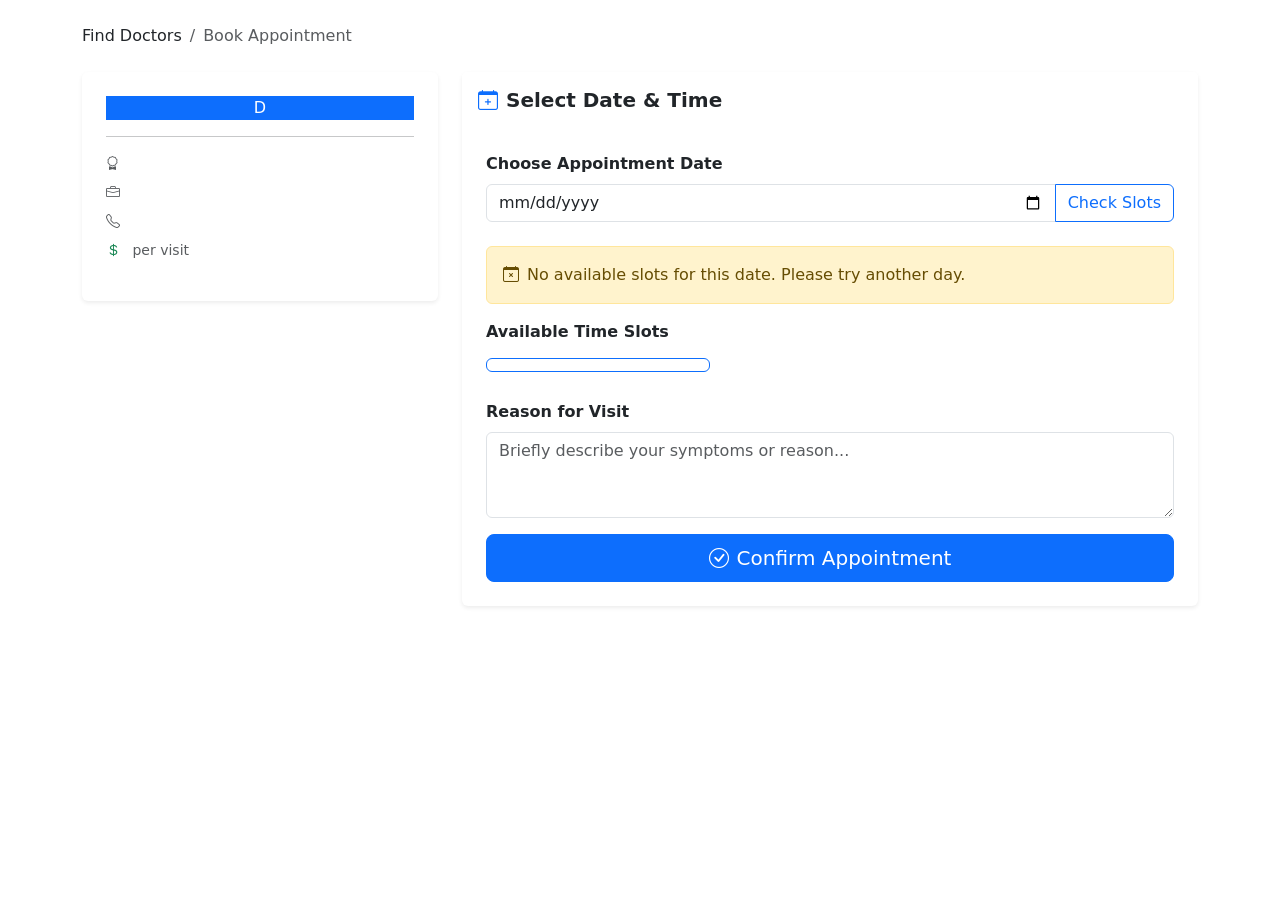
<file: src/main/resources/templates/patient/book.html>
<!DOCTYPE html>
<html lang="en" xmlns:th="http://www.thymeleaf.org">
<head>
  <meta charset="UTF-8"/><meta name="viewport" content="width=device-width, initial-scale=1"/>
  <title>Book Appointment — DocApp</title>
  <link href="https://cdn.jsdelivr.net/npm/bootstrap@5.3.3/dist/css/bootstrap.min.css" rel="stylesheet"/>
  <link href="https://cdn.jsdelivr.net/npm/bootstrap-icons@1.11.3/font/bootstrap-icons.css" rel="stylesheet"/>
  <link th:href="@{/css/style.css}" rel="stylesheet"/>
</head>
<body>
<div th:replace="~{layout :: navbar}"></div>
<div th:replace="~{layout :: alerts}"></div>

<div class="container py-4">
  <nav aria-label="breadcrumb" class="mb-4">
    <ol class="breadcrumb">
      <li class="breadcrumb-item"><a th:href="@{/patient/doctors}">Find Doctors</a></li>
      <li class="breadcrumb-item active">Book Appointment</li>
    </ol>
  </nav>

  <div class="row g-4">
    <!-- Doctor info -->
    <div class="col-md-4">
      <div class="card border-0 shadow-sm sticky-top" style="top:1rem">
        <div class="card-body text-center p-4">
          <div class="avatar-circle avatar-lg bg-primary text-white mx-auto mb-3">
            <span th:text="${#strings.substring(doctor.user.name, 0, 1)}">D</span>
          </div>
          <h5 class="fw-bold" th:text="'Dr. ' + ${doctor.user.name}"></h5>
          <p class="text-primary fw-semibold small" th:text="${doctor.specialization}"></p>
          <hr/>
          <ul class="list-unstyled text-start small text-muted">
            <li class="mb-2"><i class="bi bi-award me-2"></i><span th:text="${doctor.qualification}"></span></li>
            <li class="mb-2"><i class="bi bi-briefcase me-2"></i><span th:text="${doctor.experience} + ' yrs experience'"></span></li>
            <li class="mb-2"><i class="bi bi-telephone me-2"></i><span th:text="${doctor.phone}"></span></li>
            <li><i class="bi bi-currency-dollar me-2 text-success"></i>
              <strong class="text-success" th:text="'$' + ${doctor.consultationFee}"></strong> per visit</li>
          </ul>
        </div>
      </div>
    </div>

    <!-- Booking form -->
    <div class="col-md-8">
      <div class="card border-0 shadow-sm">
        <div class="card-header bg-white border-0 py-3">
          <h5 class="fw-bold mb-0"><i class="bi bi-calendar-plus me-2 text-primary"></i>Select Date &amp; Time</h5>
        </div>
        <div class="card-body p-4">
          <!-- Step 1: pick date -->
          <form th:action="@{/patient/book/{id}(id=${doctor.id})}" method="get" class="mb-4">
            <label class="form-label fw-semibold">Choose Appointment Date</label>
            <div class="input-group">
              <input type="date" name="date" class="form-control"
                     th:value="${selectedDate}" th:min="${today}" required/>
              <button type="submit" class="btn btn-outline-primary">Check Slots</button>
            </div>
          </form>

          <!-- Step 2: pick slot & confirm -->
          <form th:if="${availableSlots != null}" th:action="@{/patient/book}" method="post">
            <input type="hidden" name="doctorId" th:value="${doctor.id}"/>
            <input type="hidden" name="date" th:value="${selectedDate}"/>

            <div th:if="${#lists.isEmpty(availableSlots)}" class="alert alert-warning">
              <i class="bi bi-calendar-x me-2"></i>No available slots for this date. Please try another day.
            </div>

            <div th:unless="${#lists.isEmpty(availableSlots)}">
              <label class="form-label fw-semibold">Available Time Slots</label>
              <div class="row g-2 mb-4">
                <div class="col-6 col-md-4" th:each="slot : ${availableSlots}">
                  <input type="radio" class="btn-check" name="timeSlot"
                         th:id="${'slot-' + slot}" th:value="${slot}" required/>
                  <label class="btn btn-outline-primary w-100" th:for="${'slot-' + slot}" th:text="${slot}"></label>
                </div>
              </div>
              <div class="mb-3">
                <label class="form-label fw-semibold">Reason for Visit</label>
                <textarea name="reason" class="form-control" rows="3"
                          placeholder="Briefly describe your symptoms or reason..."></textarea>
              </div>
              <button type="submit" class="btn btn-primary btn-lg w-100">
                <i class="bi bi-check-circle me-2"></i>Confirm Appointment
              </button>
            </div>
          </form>
        </div>
      </div>
    </div>
  </div>
</div>
<script src="https://cdn.jsdelivr.net/npm/bootstrap@5.3.3/dist/js/bootstrap.bundle.min.js"></script>
</body>
</html>
</file>
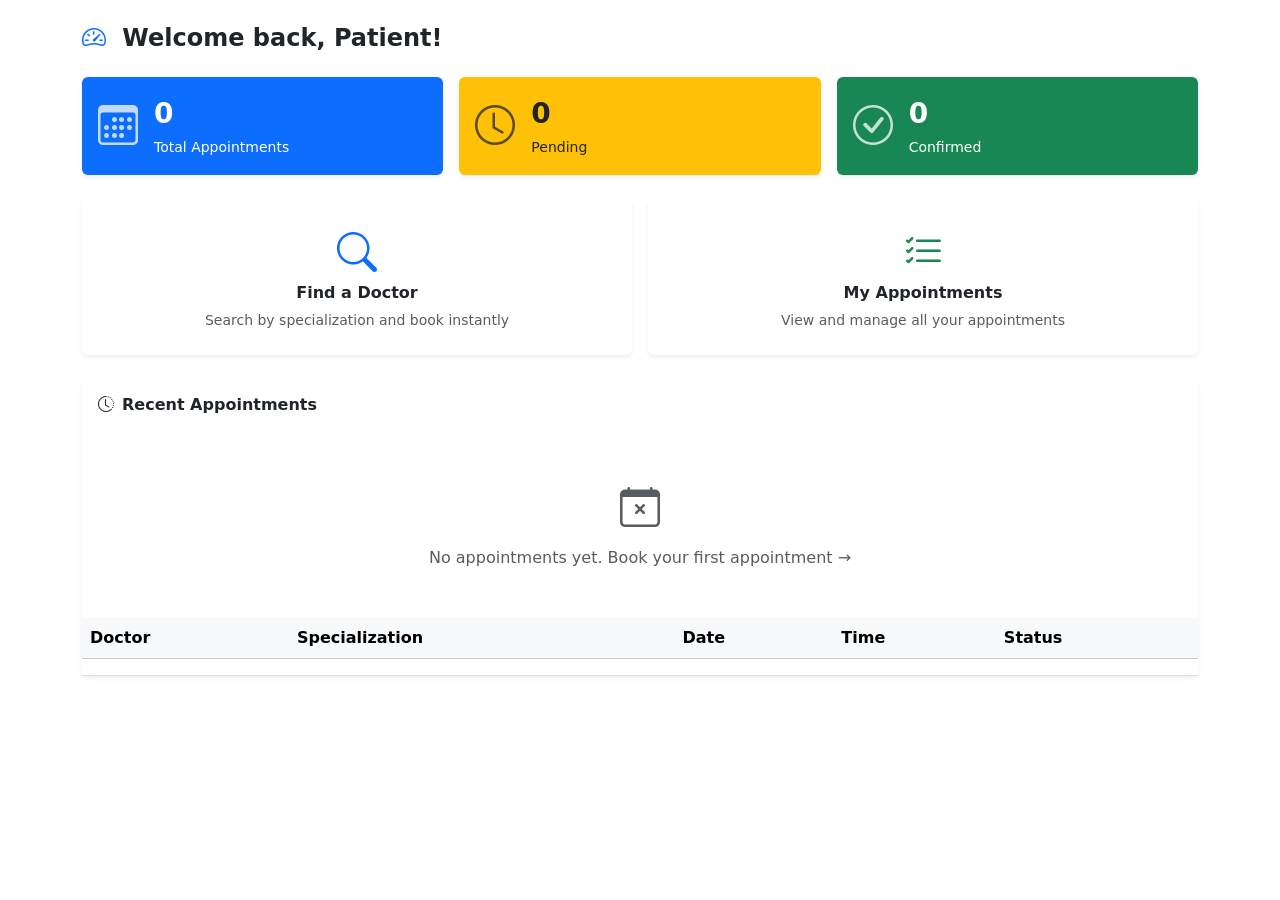
<file: src/main/resources/templates/patient/dashboard.html>
<!DOCTYPE html>
<html lang="en" xmlns:th="http://www.thymeleaf.org" xmlns:sec="http://www.thymeleaf.org/extras/spring-security">
<head>
  <meta charset="UTF-8"/><meta name="viewport" content="width=device-width, initial-scale=1"/>
  <title>Patient Dashboard — DocApp</title>
  <link href="https://cdn.jsdelivr.net/npm/bootstrap@5.3.3/dist/css/bootstrap.min.css" rel="stylesheet"/>
  <link href="https://cdn.jsdelivr.net/npm/bootstrap-icons@1.11.3/font/bootstrap-icons.css" rel="stylesheet"/>
  <link th:href="@{/css/style.css}" rel="stylesheet"/>
</head>
<body>
<div th:replace="~{layout :: navbar}"></div>
<div th:replace="~{layout :: alerts}"></div>

<div class="container py-4">
  <h4 class="fw-bold mb-4">
    <i class="bi bi-speedometer2 me-2 text-primary"></i>
    Welcome back, <span sec:authentication="principal.name">Patient</span>!
  </h4>

  <!-- Stats -->
  <div class="row g-3 mb-4">
    <div class="col-md-4">
      <div class="card border-0 shadow-sm stat-card bg-primary text-white">
        <div class="card-body d-flex align-items-center gap-3">
          <i class="bi bi-calendar3 fs-1 opacity-75"></i>
          <div><div class="fs-3 fw-bold" th:text="${totalAppointments}">0</div><small>Total Appointments</small></div>
        </div>
      </div>
    </div>
    <div class="col-md-4">
      <div class="card border-0 shadow-sm stat-card bg-warning text-dark">
        <div class="card-body d-flex align-items-center gap-3">
          <i class="bi bi-clock fs-1 opacity-75"></i>
          <div><div class="fs-3 fw-bold" th:text="${pending}">0</div><small>Pending</small></div>
        </div>
      </div>
    </div>
    <div class="col-md-4">
      <div class="card border-0 shadow-sm stat-card bg-success text-white">
        <div class="card-body d-flex align-items-center gap-3">
          <i class="bi bi-check-circle fs-1 opacity-75"></i>
          <div><div class="fs-3 fw-bold" th:text="${confirmed}">0</div><small>Confirmed</small></div>
        </div>
      </div>
    </div>
  </div>

  <!-- Quick actions -->
  <div class="row g-3 mb-4">
    <div class="col-md-6">
      <a th:href="@{/patient/doctors}" class="card border-0 shadow-sm text-decoration-none h-100 hover-card">
        <div class="card-body text-center py-4">
          <i class="bi bi-search text-primary fs-1 mb-2"></i>
          <h6 class="fw-bold">Find a Doctor</h6>
          <p class="text-muted small mb-0">Search by specialization and book instantly</p>
        </div>
      </a>
    </div>
    <div class="col-md-6">
      <a th:href="@{/patient/appointments}" class="card border-0 shadow-sm text-decoration-none h-100 hover-card">
        <div class="card-body text-center py-4">
          <i class="bi bi-list-check text-success fs-1 mb-2"></i>
          <h6 class="fw-bold">My Appointments</h6>
          <p class="text-muted small mb-0">View and manage all your appointments</p>
        </div>
      </a>
    </div>
  </div>

  <!-- Recent appointments -->
  <div class="card border-0 shadow-sm">
    <div class="card-header bg-white border-0 py-3">
      <h6 class="fw-bold mb-0"><i class="bi bi-clock-history me-2"></i>Recent Appointments</h6>
    </div>
    <div class="card-body p-0">
      <div th:if="${#lists.isEmpty(appointments)}" class="text-center py-5 text-muted">
        <i class="bi bi-calendar-x fs-1 mb-2 d-block"></i>
        No appointments yet. <a th:href="@{/patient/doctors}">Book your first appointment →</a>
      </div>
      <div th:unless="${#lists.isEmpty(appointments)}" class="table-responsive">
        <table class="table table-hover mb-0">
          <thead class="table-light"><tr>
            <th>Doctor</th><th>Specialization</th><th>Date</th><th>Time</th><th>Status</th>
          </tr></thead>
          <tbody>
          <tr th:each="a, i : ${appointments}" th:if="${i.index < 5}">
            <td th:text="'Dr. ' + ${a.doctor.user.name}"></td>
            <td th:text="${a.doctor.specialization}"></td>
            <td th:text="${a.appointmentDate}"></td>
            <td th:text="${a.timeSlot}"></td>
            <td><span th:class="'badge ' + (${a.status.name() == 'CONFIRMED'} ? 'bg-success' : (${a.status.name() == 'PENDING'} ? 'bg-warning text-dark' : (${a.status.name() == 'COMPLETED'} ? 'bg-info' : 'bg-secondary')))" th:text="${a.status}"></span></td>
          </tr>
          </tbody>
        </table>
      </div>
    </div>
  </div>
</div>
<script src="https://cdn.jsdelivr.net/npm/bootstrap@5.3.3/dist/js/bootstrap.bundle.min.js"></script>
</body>
</html>
</file>
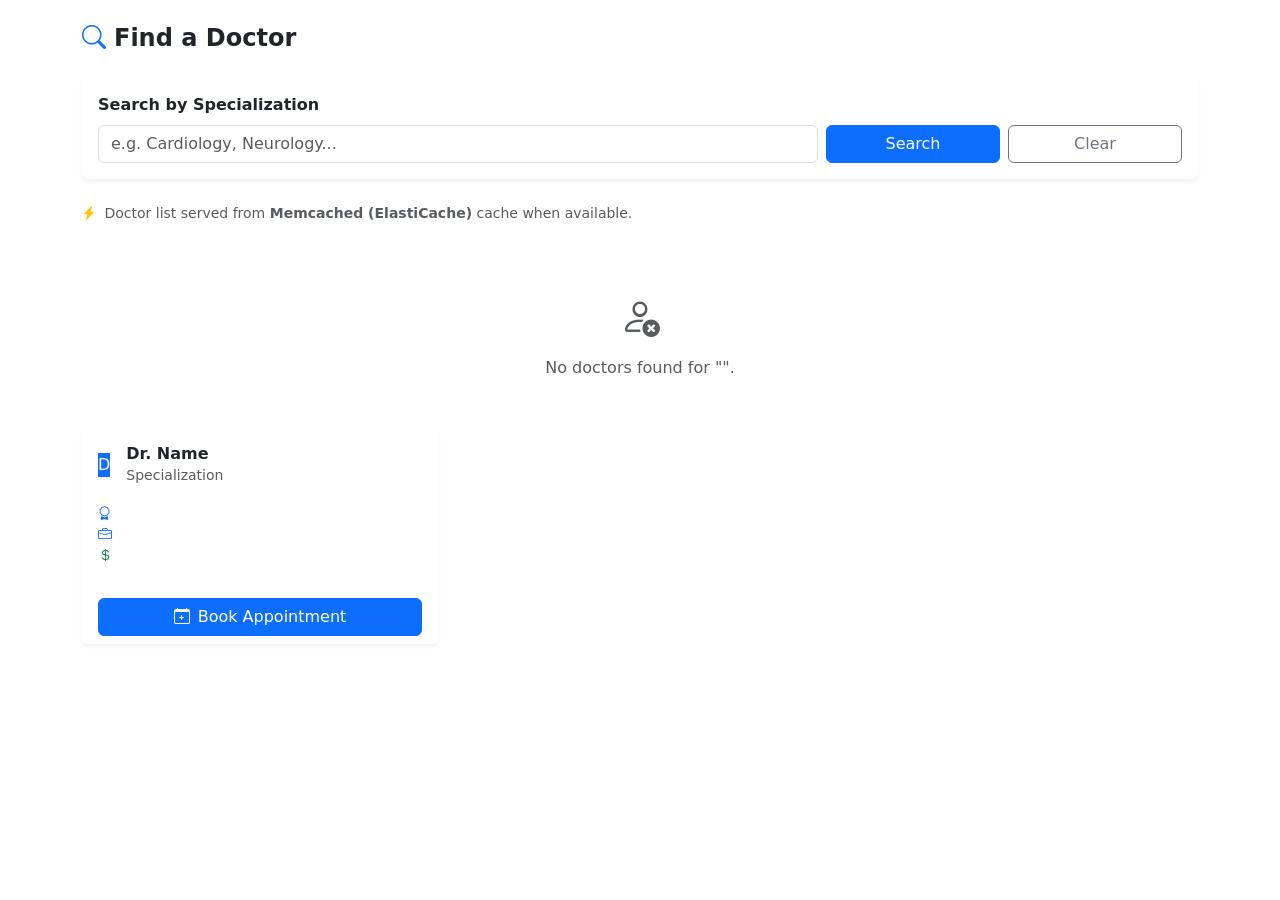
<file: src/main/resources/templates/patient/doctors.html>
<!DOCTYPE html>
<html lang="en" xmlns:th="http://www.thymeleaf.org">
<head>
  <meta charset="UTF-8"/><meta name="viewport" content="width=device-width, initial-scale=1"/>
  <title>Find Doctors — DocApp</title>
  <link href="https://cdn.jsdelivr.net/npm/bootstrap@5.3.3/dist/css/bootstrap.min.css" rel="stylesheet"/>
  <link href="https://cdn.jsdelivr.net/npm/bootstrap-icons@1.11.3/font/bootstrap-icons.css" rel="stylesheet"/>
  <link th:href="@{/css/style.css}" rel="stylesheet"/>
</head>
<body>
<div th:replace="~{layout :: navbar}"></div>
<div th:replace="~{layout :: alerts}"></div>

<div class="container py-4">
  <h4 class="fw-bold mb-4"><i class="bi bi-search me-2 text-primary"></i>Find a Doctor</h4>

  <!-- Search bar -->
  <div class="card border-0 shadow-sm mb-4">
    <div class="card-body">
      <form th:action="@{/patient/doctors}" method="get" class="row g-2 align-items-end">
        <div class="col-md-8">
          <label class="form-label fw-semibold">Search by Specialization</label>
          <input type="text" name="specialization" class="form-control"
                 placeholder="e.g. Cardiology, Neurology..." th:value="${specialization}"/>
        </div>
        <div class="col-md-2">
          <button type="submit" class="btn btn-primary w-100">Search</button>
        </div>
        <div class="col-md-2">
          <a th:href="@{/patient/doctors}" class="btn btn-outline-secondary w-100">Clear</a>
        </div>
      </form>
    </div>
  </div>

  <!-- Cached badge -->
  <p class="text-muted small mb-3">
    <i class="bi bi-lightning-charge-fill text-warning me-1"></i>
    Doctor list served from <strong>Memcached (ElastiCache)</strong> cache when available.
    <span th:text="'Showing ' + ${#lists.size(doctors)} + ' doctor(s).'"></span>
  </p>

  <!-- Doctor cards -->
  <div th:if="${#lists.isEmpty(doctors)}" class="text-center py-5 text-muted">
    <i class="bi bi-person-x fs-1 d-block mb-2"></i>
    No doctors found for "<span th:text="${specialization}"></span>".
  </div>
  <div class="row g-4" th:unless="${#lists.isEmpty(doctors)}">
    <div class="col-md-6 col-lg-4" th:each="doc : ${doctors}">
      <div class="card h-100 border-0 shadow-sm doctor-card">
        <div class="card-body">
          <div class="d-flex align-items-center mb-3">
            <div class="avatar-circle bg-primary text-white me-3">
              <span th:text="${#strings.substring(doc.user.name, 0, 1)}">D</span>
            </div>
            <div>
              <h6 class="fw-bold mb-0" th:text="'Dr. ' + ${doc.user.name}">Dr. Name</h6>
              <small class="text-muted" th:text="${doc.specialization}">Specialization</small>
            </div>
          </div>
          <p class="text-muted small" th:text="${doc.bio != null ? #strings.abbreviate(doc.bio, 100) : ''}"></p>
          <ul class="list-unstyled small text-muted mb-3">
            <li><i class="bi bi-award me-2 text-primary"></i><span th:text="${doc.qualification}"></span></li>
            <li><i class="bi bi-briefcase me-2 text-primary"></i><span th:text="${doc.experience} + ' years experience'"></span></li>
            <li><i class="bi bi-currency-dollar me-2 text-success"></i><span th:text="'$' + ${doc.consultationFee} + ' consultation fee'"></span></li>
          </ul>
        </div>
        <div class="card-footer bg-white border-0 pt-0">
          <a th:href="@{/patient/book/{id}(id=${doc.id})}" class="btn btn-primary w-100">
            <i class="bi bi-calendar-plus me-2"></i>Book Appointment
          </a>
        </div>
      </div>
    </div>
  </div>
</div>
<script src="https://cdn.jsdelivr.net/npm/bootstrap@5.3.3/dist/js/bootstrap.bundle.min.js"></script>
</body>
</html>
</file>
